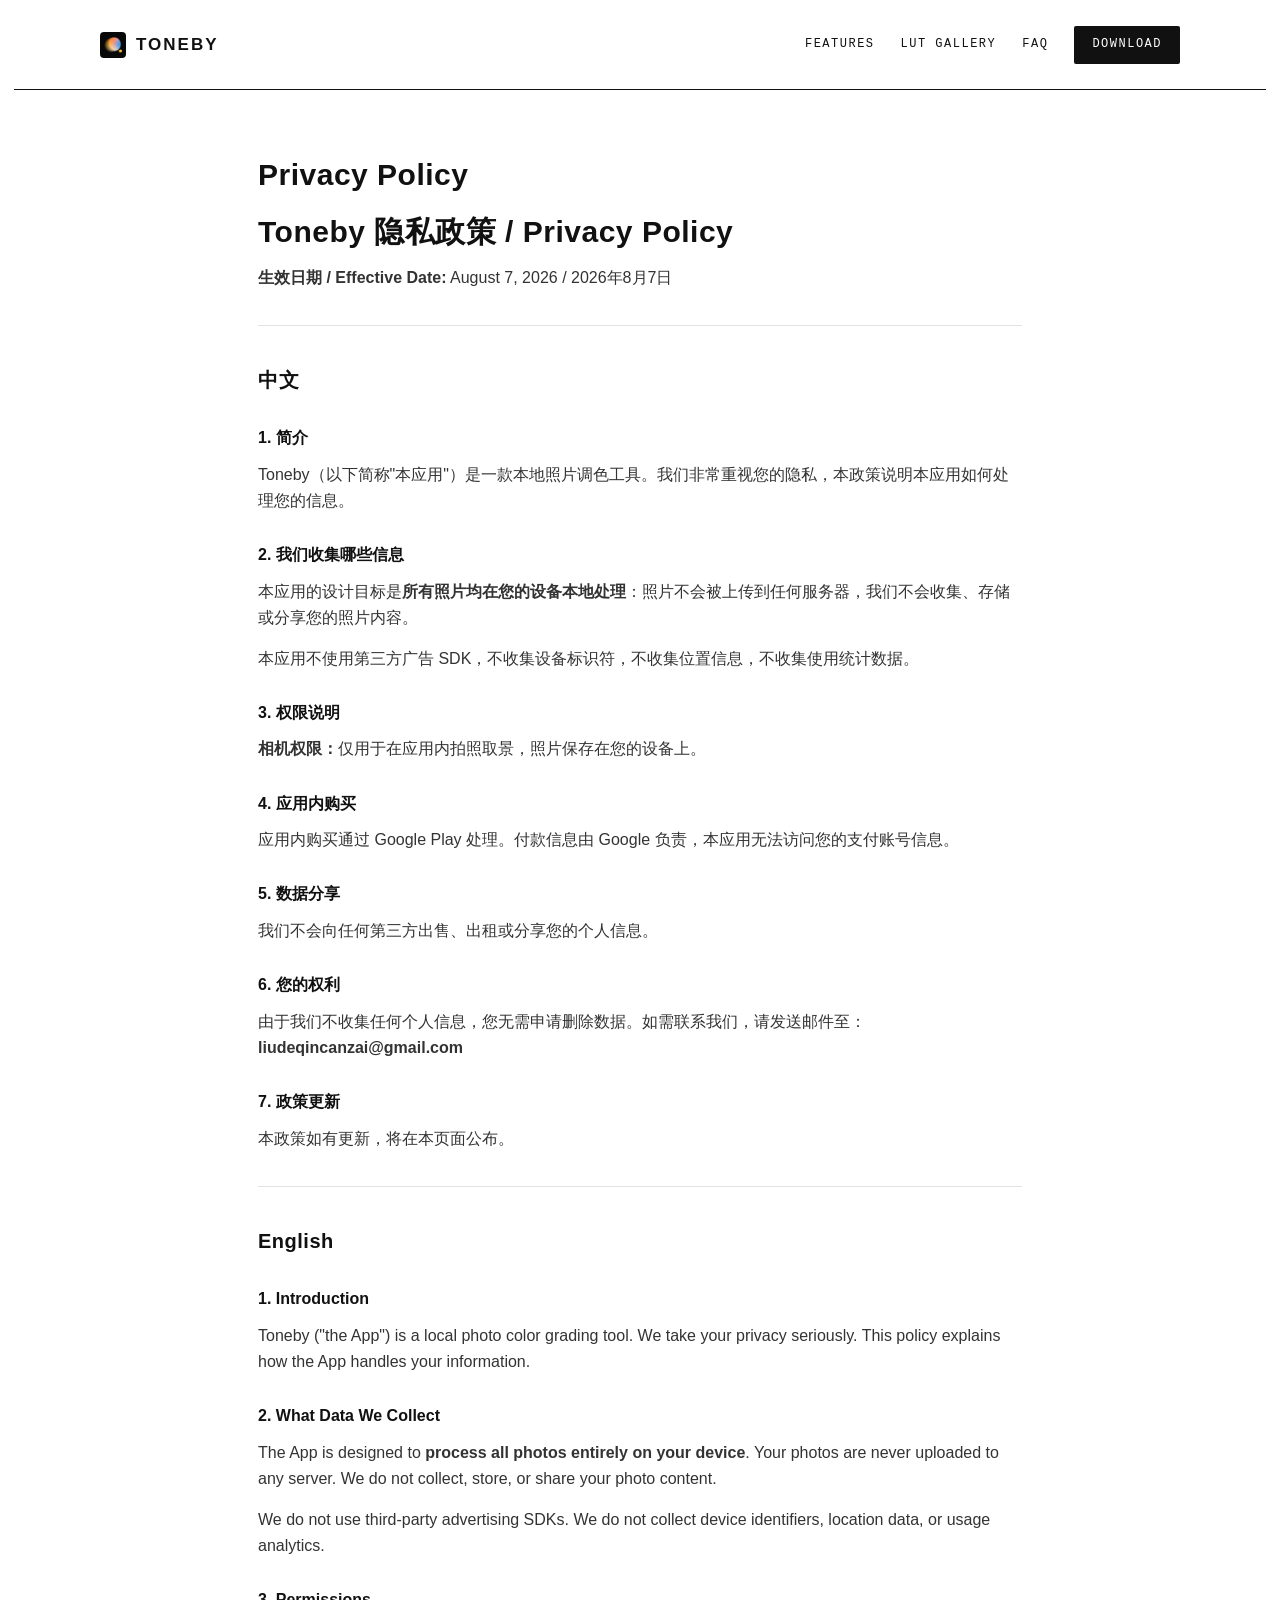
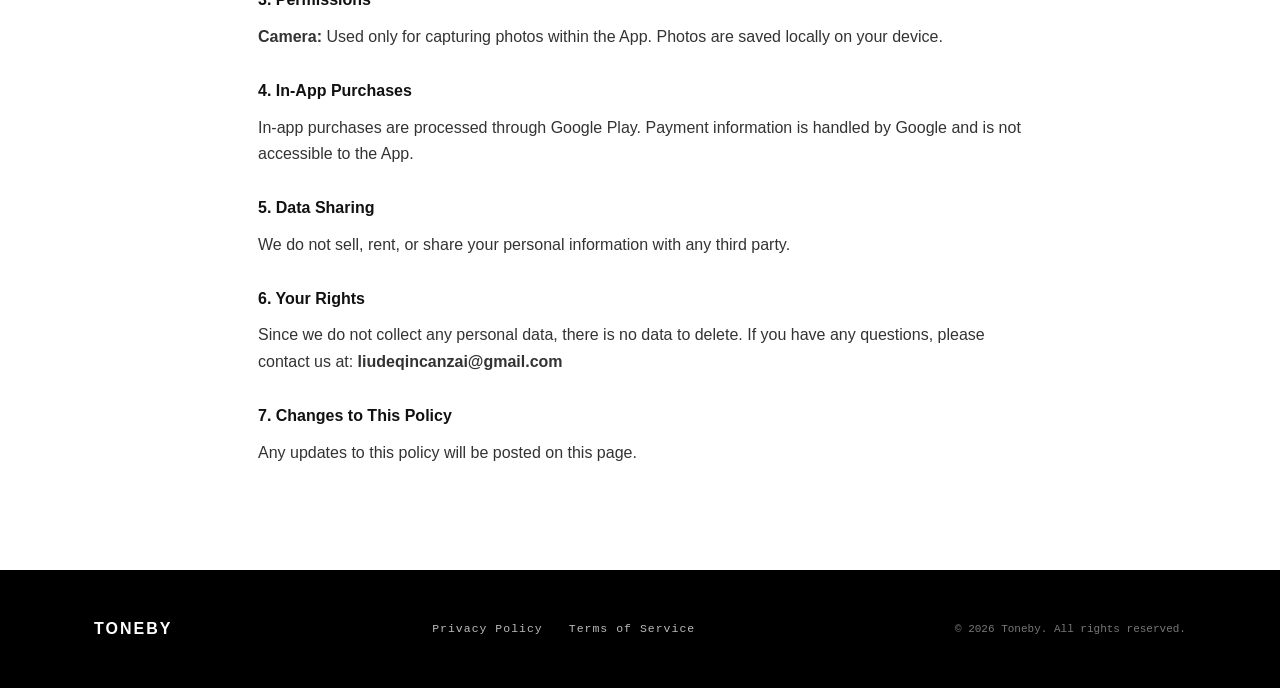
<file: privacy-policy.html>
<!DOCTYPE html>
<html lang="en">
<head>
  <meta charset="UTF-8">
  <meta name="viewport" content="width=device-width, initial-scale=1.0">
  <link rel="icon" type="image/jpeg" href="assets/favicon.jpg">
  <title>Privacy Policy — Toneby</title>
  <meta name="description" content="Toneby privacy policy — local-only processing, no data collection.">
  <link rel="stylesheet" href="assets/style.v23.css">
</head>
<body>

<header class="wrap nav">
  <a class="brand" href="./" id="navBrand"></a>
  <nav class="nav-links mono" id="navLinks"></nav>
</header>

<article class="article">
  <h1 id="legalTitle"></h1>
  <div id="legalBody"></div>
</article>

<footer>
  <div class="wrap foot">
    <span class="fbrand" id="footBrand"></span>
    <nav class="foot-links" id="footLinks"></nav>
    <span class="copy" id="footCopy"></span>
  </div>
</footer>

<script src="data.js"></script>
<script src="assets/legal.v19.js"></script>
</body>
</html>
</file>
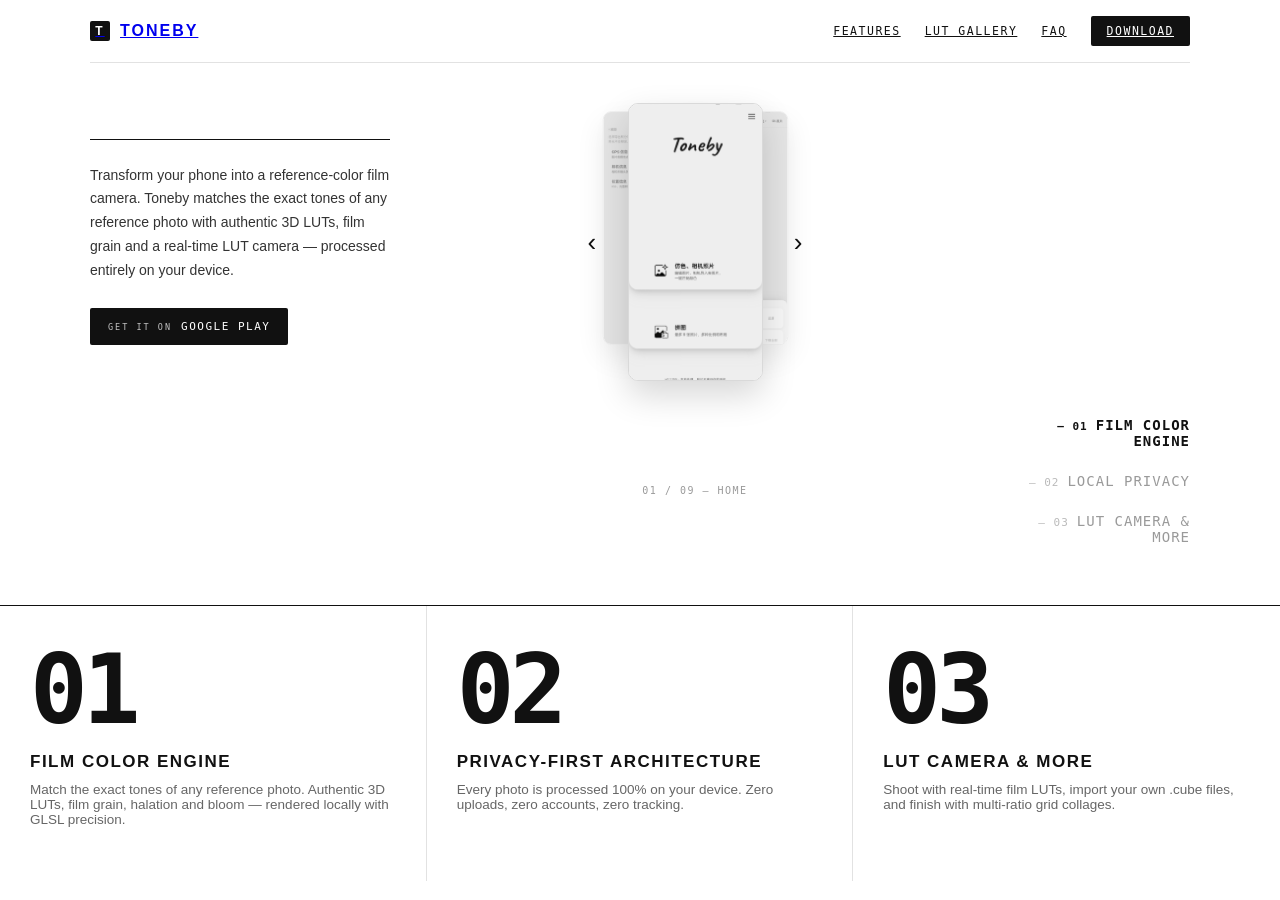
<file: sample.html>
<!DOCTYPE html>
<html lang="en">
<head>
<meta charset="UTF-8">
<meta name="viewport" content="width=device-width, initial-scale=1.0">
<title>Toneby 官网样板 v2（供确认，未上线）</title>
<style>
* { margin:0; padding:0; box-sizing:border-box; }
body { background:#fff; color:#111; font-family:-apple-system,"Segoe UI",Roboto,"Helvetica Neue",Arial,sans-serif; }
.wrap { max-width:1100px; margin:0 auto; padding:0 28px; }

.nav { display:flex; align-items:center; justify-content:space-between; padding:16px 0; border-bottom:1px solid #e2e2e2; }
.brand { display:flex; align-items:center; gap:10px; font-weight:700; letter-spacing:2px; font-size:16px; }
.brand .mark { width:20px; height:20px; background:#111; color:#fff; display:inline-flex; align-items:center; justify-content:center; font-size:12px; border-radius:2px; }
.nav-links { display:flex; align-items:center; gap:24px; font-family:ui-monospace,Consolas,monospace; font-size:11.5px; letter-spacing:1.5px; }
.nav-links a { color:#111; }
.nav-links .btn-nav { background:#111; color:#fff; padding:8px 16px; border-radius:2px; }

.hero { padding:40px 0 60px; }
.hero-grid { display:grid; grid-template-columns:300px 1fr 190px; gap:36px; align-items:center; }
.hero-left .rule { border:0; border-top:1px solid #111; margin:0 0 24px; }
.hero-left p { font-size:14px; color:#333; line-height:1.7; margin-bottom:26px; }
.store-btns { display:flex; gap:12px; }
.store-btn { display:inline-flex; align-items:center; gap:9px; background:#111; color:#fff; padding:12px 18px; border-radius:2px; font-family:ui-monospace,Consolas,monospace; font-size:11px; letter-spacing:1.5px; }
.store-btn small { display:block; font-size:8.5px; opacity:.75; letter-spacing:2px; }

/* ===== 卡片堆：前 1（最大）+ 左右各 1 灰（更小）+ 1 张隐形待换 ===== */
.deck { position:relative; width:135px; height:278px; margin:0 auto; }
.card {
  position:absolute; top:0; left:0; width:135px; height:278px;
  border:1px solid #d9d9d9; border-radius:10px; background:#fff; overflow:hidden;
  box-shadow:0 14px 34px rgba(0,0,0,.16);
  transition:transform .4s cubic-bezier(.4,0,.2,1), opacity .4s ease, filter .4s ease;
}
.card img { width:100%; height:100%; object-fit:cover; display:block; }
.c-front { transform:translate(0,0) scale(1); opacity:1; filter:none; z-index:3; }
.c-left  { transform:translate(-36px,-14px) scale(.84); filter:grayscale(1); opacity:.5; z-index:2; }
.c-right { transform:translate(36px,-14px) scale(.84); filter:grayscale(1); opacity:.5; z-index:2; }
.c-hidden{ transform:translate(0,-30px) scale(.62); opacity:0; z-index:1; }

.shot-arrow {
  position:absolute; top:50%; transform:translateY(-50%);
  background:none; border:none; cursor:pointer; font-size:26px; color:#111; line-height:1; padding:6px;
}
.shot-arrow.prev { left:-46px; }
.shot-arrow.next { right:-46px; }
.shot-cap { font-family:ui-monospace,Consolas,monospace; font-size:10px; color:#9a9a9a; letter-spacing:1.5px; text-align:center; margin-top:18px; }

.hero-right { display:flex; flex-direction:column; gap:24px; }
.grp { font-family:ui-monospace,Consolas,monospace; font-size:14px; letter-spacing:1px; color:#9a9a9a; background:none; border:none; cursor:pointer; text-align:right; padding:0; transition:color .15s; }
.grp:hover { color:#111; }
.grp.active { color:#111; font-weight:600; }
.grp .no { color:#bbb; margin-right:8px; font-size:11px; }
.grp.active .no { color:#111; }

.numbers { border-top:1px solid #111; display:grid; grid-template-columns:1fr 1fr 1fr; }
.numbers .cell { padding:36px 30px 54px; border-right:1px solid #e2e2e2; }
.numbers .cell:last-child { border-right:none; }
.numbers .big { font-size:96px; font-weight:800; letter-spacing:-5px; line-height:1; margin-bottom:14px; font-family:ui-monospace,Consolas,monospace; }
.numbers h3 { font-size:17px; letter-spacing:1.5px; margin-bottom:10px; text-transform:uppercase; }
.numbers p { font-size:13.5px; color:#666; }
</style>
</head>
<body>

<div class="wrap nav">
  <a class="brand" href="#"><span class="mark">T</span>TONEBY</a>
  <div class="nav-links">
    <a href="#">FEATURES</a><a href="#">LUT GALLERY</a><a href="#">FAQ</a>
    <a href="#" style="background:#111;color:#fff;padding:8px 16px;border-radius:2px;">DOWNLOAD</a>
  </div>
</div>

<section class="wrap hero">
  <div class="hero-grid">
    <div class="hero-left">
      <hr class="rule">
      <p>Transform your phone into a reference-color film camera. Toneby matches the exact tones of any reference photo with authentic 3D LUTs, film grain and a real-time LUT camera — processed entirely on your device.</p>
      <div class="store-btns">
        <span class="store-btn"><small>GET IT ON</small>GOOGLE PLAY</span>
      </div>
    </div>

    <div class="deck" id="deck">
      <div class="card c-hidden" id="cardHidden"><img src="assets/shots/shot_03.jpg" alt=""></div>
      <div class="card c-left"  id="cardLeft"><img src="assets/shots/shot_09.jpg" alt=""></div>
      <div class="card c-right" id="cardRight"><img src="assets/shots/shot_02.jpg" alt=""></div>
      <div class="card c-front" id="cardFront"><img src="assets/shots/shot_01.jpg" alt=""></div>
      <button class="shot-arrow prev" id="prev">‹</button>
      <button class="shot-arrow next" id="next">›</button>
    </div>
    <div class="shot-cap" id="cap" style="grid-column:2">01 / 09 — HOME</div>

    <div class="hero-right" id="groups">
      <button class="grp active"><span class="no">— 01</span>FILM COLOR ENGINE</button>
      <button class="grp"><span class="no">— 02</span>LOCAL PRIVACY</button>
      <button class="grp"><span class="no">— 03</span>LUT CAMERA &amp; MORE</button>
    </div>
  </div>
</section>

<section class="numbers">
  <div class="cell"><div class="big">01</div><h3>Film Color Engine</h3><p>Match the exact tones of any reference photo. Authentic 3D LUTs, film grain, halation and bloom — rendered locally with GLSL precision.</p></div>
  <div class="cell"><div class="big">02</div><h3>Privacy-First Architecture</h3><p>Every photo is processed 100% on your device. Zero uploads, zero accounts, zero tracking.</p></div>
  <div class="cell"><div class="big">03</div><h3>LUT Camera &amp; More</h3><p>Shoot with real-time film LUTs, import your own .cube files, and finish with multi-ratio grid collages.</p></div>
</section>

<script>
(function(){
  var N = 9;
  function idx(i){ return ((i % N) + N) % N; }
  function src(i){ return "assets/shots/shot_0" + (idx(i)+1) + ".jpg"; }
  var names = ["HOME","REFERENCE MATCH","ADJUSTMENT PANEL","FILM GRAIN & HSL","BEFORE / AFTER","EXPORT","COLLAGE","SETTINGS","EXIF CONTROL"];
  var groupOf = [0,0,0,0,0,0,2,1,1];
  function info(i){ return { t: "0" + (idx(i)+1) + " / 09 — " + names[idx(i)], g: groupOf[idx(i)] }; }

  var cur = 0;
  // 四张卡片元素：初始角色 front=0, right=1, hidden=2, left=8
  var frontEl = document.getElementById("cardFront");
  var leftEl  = document.getElementById("cardLeft");
  var rightEl = document.getElementById("cardRight");
  var hiddenEl= document.getElementById("cardHidden");
  var cap = document.getElementById("cap");
  var btns = document.querySelectorAll("#groups .grp");

  function setPos(el, role){ el.className = "card c-" + role; }
  function img(el, i){ el.querySelector("img").src = src(i); }

  function updateMeta(){
    var c = info(cur);
    cap.textContent = c.t;
    for (var i = 0; i < btns.length; i++) btns[i].classList.toggle("active", i === c.g);
  }

  function next(){
    var newCur = idx(cur + 1);
    var nf = rightEl, nl = frontEl, nr = hiddenEl, nh = leftEl;
    img(nf, newCur);        // 原 right 已显示 src(cur+1)=src(newCur)，无需换
    img(nr, newCur + 1);    // 隐形卡换图后从右侧淡入
    setPos(nf, "front"); setPos(nl, "left"); setPos(nr, "right"); setPos(nh, "hidden");
    frontEl = nf; leftEl = nl; rightEl = nr; hiddenEl = nh;
    cur = newCur;
    updateMeta();
  }
  function prev(){
    var newCur = idx(cur - 1);
    var nf = leftEl, nr = frontEl, nl = hiddenEl, nh = rightEl;
    img(nf, newCur);        // 原 left 已显示 src(cur-1)=src(newCur)
    img(nl, newCur - 1);    // 隐形卡换图后从左侧淡入
    setPos(nf, "front"); setPos(nl, "left"); setPos(nr, "right"); setPos(nh, "hidden");
    frontEl = nf; leftEl = nl; rightEl = nr; hiddenEl = nh;
    cur = newCur;
    updateMeta();
  }
  document.getElementById("next").onclick = next;
  document.getElementById("prev").onclick = prev;
  for (var i = 0; i < btns.length; i++) (function(i){
    btns[i].onclick = function(){
      var target = -1;
      for (var j = 0; j < N; j++) { if (info(j).g === i) { target = j; break; } }
      if (target < 0 || target === cur) return;
      var step = (target > cur && target - cur <= N/2) ? 1 : -1;
      var t = setInterval(function(){
        if (cur === target) { clearInterval(t); return; }
        (step === 1) ? next() : prev();
      }, 200);
    };
  })(i);
  updateMeta();
})();
</script>
</body>
</html>
</file>
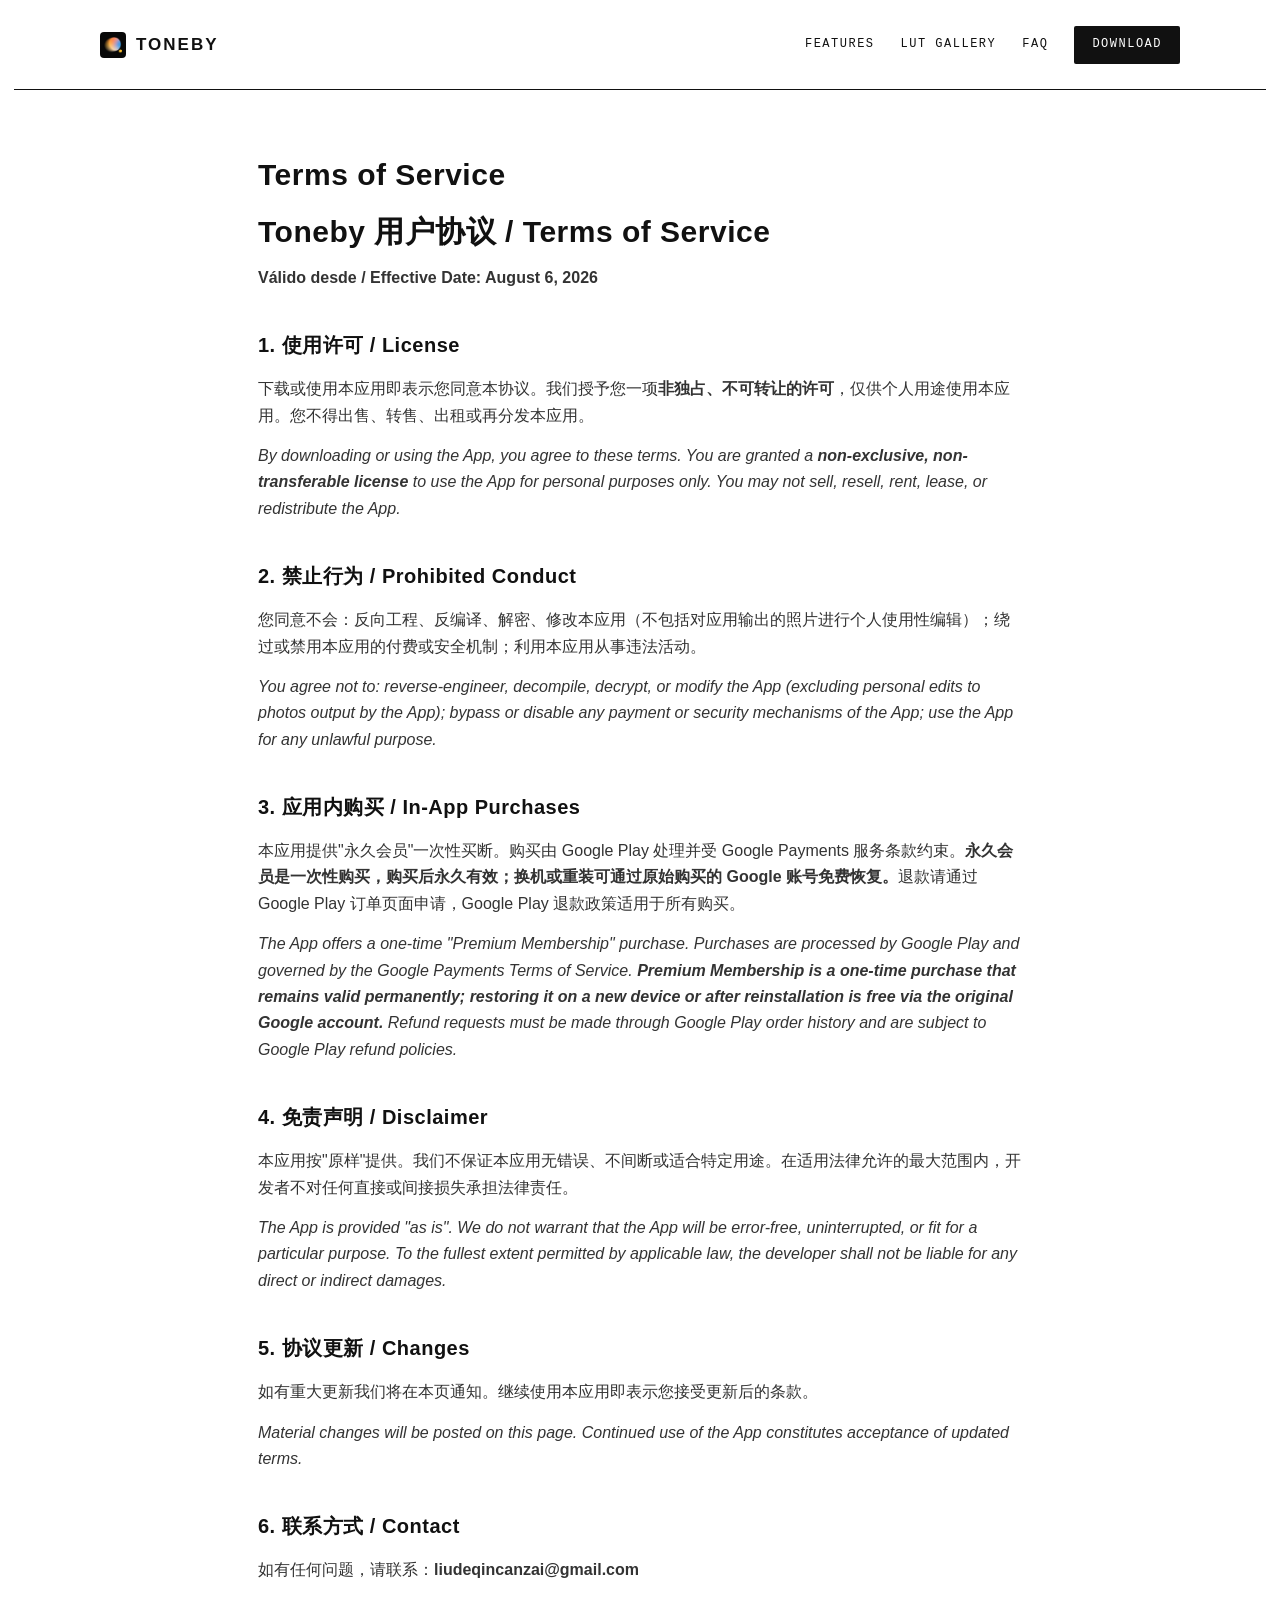
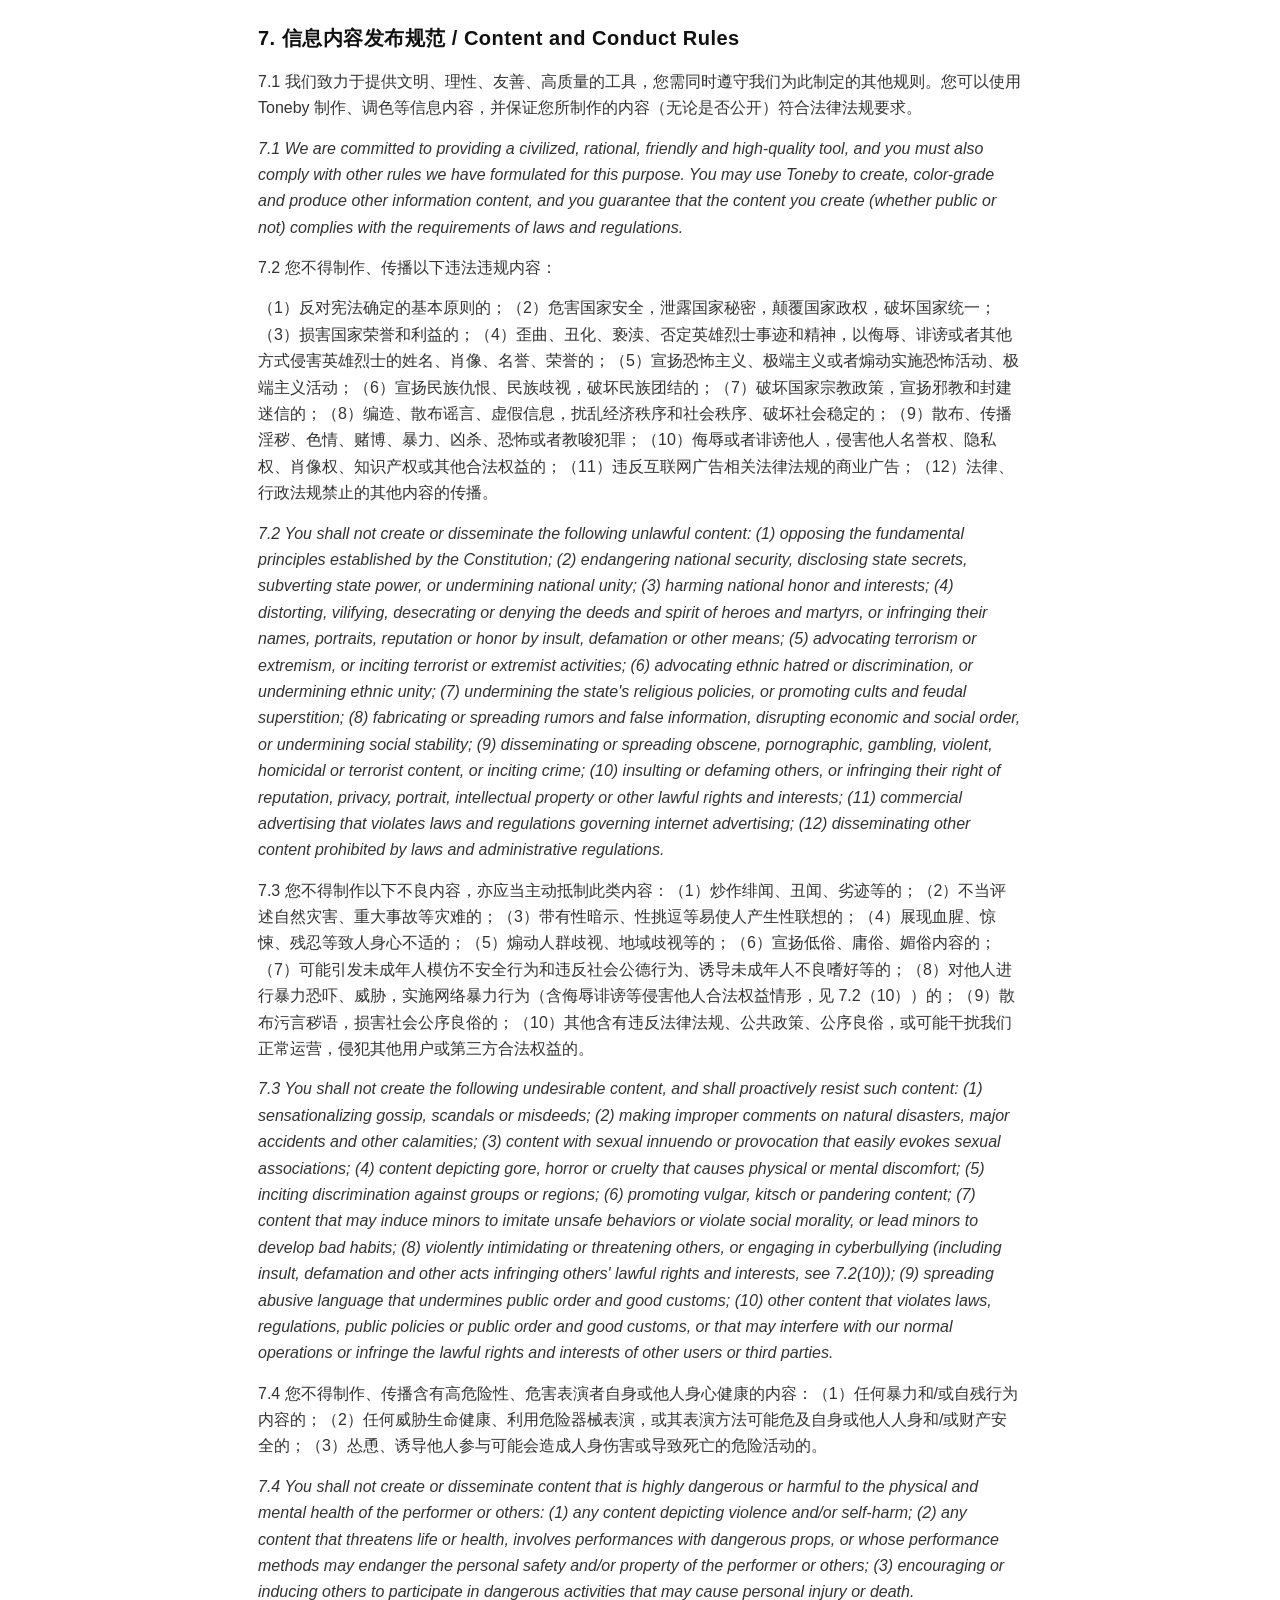
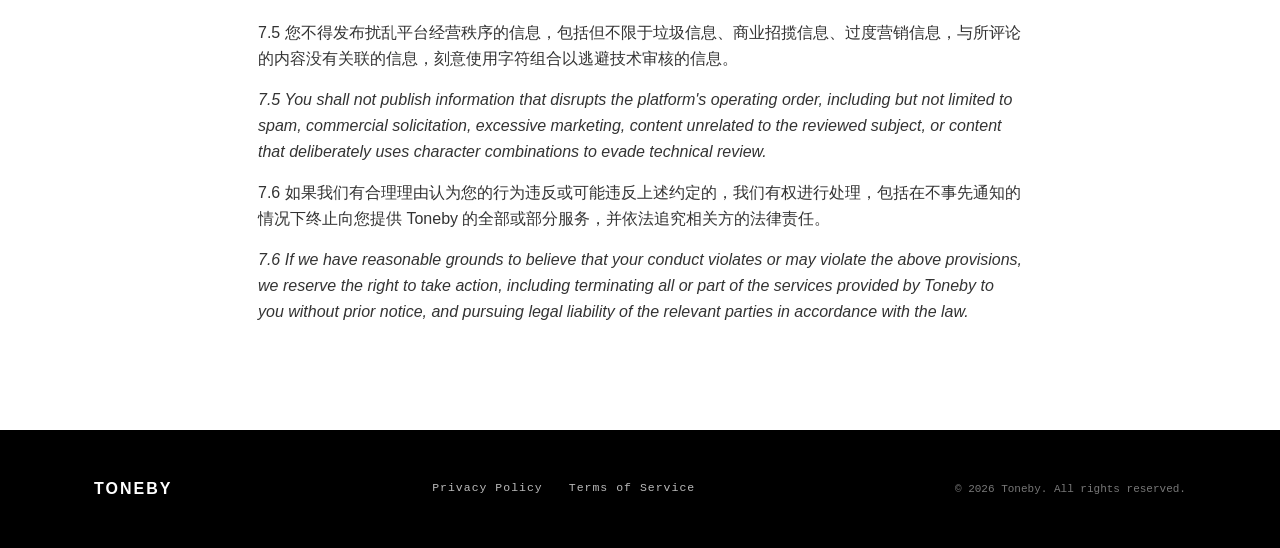
<file: terms-of-service.html>
<!DOCTYPE html>
<html lang="en">
<head>
  <meta charset="UTF-8">
  <meta name="viewport" content="width=device-width, initial-scale=1.0">
  <link rel="icon" type="image/jpeg" href="assets/favicon.jpg">
  <title>Terms of Service — Toneby</title>
  <meta name="description" content="Toneby terms of service — license, acceptable use and disclaimers.">
  <link rel="stylesheet" href="assets/style.v23.css">
</head>
<body>

<header class="wrap nav">
  <a class="brand" href="./" id="navBrand"></a>
  <nav class="nav-links mono" id="navLinks"></nav>
</header>

<article class="article">
  <h1 id="legalTitle"></h1>
  <div id="legalBody"></div>
</article>

<footer>
  <div class="wrap foot">
    <span class="fbrand" id="footBrand"></span>
    <nav class="foot-links" id="footLinks"></nav>
    <span class="copy" id="footCopy"></span>
  </div>
</footer>

<script src="data.js"></script>
<script src="assets/legal.v19.js"></script>
</body>
</html>
</file>
<file: assets/style.v23.css>
/* Toneby official site — light editorial style (ref: modipix.app) */
:root {
  --bg: #ffffff;
  --ink: #111111;
  --muted: #666666;
  --faint: #9a9a9a;
  --line: #e2e2e2;
  --accent: #f95c48;
  --sans: -apple-system, "Segoe UI", Roboto, "Helvetica Neue", Arial, sans-serif;
  --mono: ui-monospace, "IBM Plex Mono", "Cascadia Mono", Consolas, monospace;
}
* { margin: 0; padding: 0; box-sizing: border-box; }
html { scroll-behavior: smooth; }
body {
  background: var(--bg);
  color: var(--ink);
  font-family: var(--sans);
  font-size: 16px;
  line-height: 1.65;
  -webkit-font-smoothing: antialiased;
}
a { color: inherit; text-decoration: none; }
.wrap { max-width: 1180px; margin: 0 auto; padding: 0 28px; }
.mono { font-family: var(--mono); }

/* ---------- nav ---------- */
.nav {
  display: flex; align-items: center; justify-content: space-between;
  padding: 18px 0;
  border-bottom: 1px solid var(--line);
}
.brand { display: flex; align-items: center; gap: 10px; font-weight: 700; letter-spacing: 2px; font-size: 17px; }
.brand .mark {
  width: 22px; height: 22px; background: var(--ink); color: #fff;
  display: inline-flex; align-items: center; justify-content: center;
  font-size: 13px; font-weight: 700; border-radius: 2px;
}
.nav-links { display: flex; align-items: center; gap: 26px; font-family: var(--mono); font-size: 12px; letter-spacing: 1.5px; }
.nav-links a { color: var(--ink); transition: opacity .15s; }
.nav-links a:hover { opacity: .55; }
.nav-links .btn-nav {
  background: var(--ink); color: #fff; padding: 9px 18px; border-radius: 2px;
}
.nav-links .btn-nav:hover { opacity: .8; }

/* ---------- hero ---------- */
.hero { padding: 34px 0 70px; }
.hero-grid { display: grid; grid-template-columns: 1.05fr 1fr 0.85fr; gap: 40px; align-items: center; }
.hero-left .rule { border: 0; border-top: 1px solid var(--ink); margin: 0 0 26px; }
.hero-left p { font-size: 16.5px; color: #333; margin-bottom: 30px; }
.store-btns { display: flex; gap: 14px; flex-wrap: wrap; }
.store-btn {
  display: inline-flex; align-items: center; gap: 10px;
  background: var(--ink); color: #fff; padding: 15px 22px;
  border-radius: 2px; font-family: var(--mono); font-size: 12px;
  letter-spacing: 1.5px; line-height: 1.35; transition: opacity .15s;
}
.store-btn:hover { opacity: .82; }
.store-btn small { display: block; font-size: 9px; opacity: .75; letter-spacing: 2px; }

.hero-center { position: relative; text-align: center; }
.shot-frame { display: inline-block; position: relative; }
.shot-frame img {
  height: 262px; width: auto; display: block;
  border: 1px solid var(--line); border-radius: 10px;
  box-shadow: 0 18px 44px rgba(0,0,0,.14);
}
.shot-arrow {
  position: absolute; top: 50%; transform: translateY(-50%);
  background: none; border: none; cursor: pointer;
  font-size: 30px; color: var(--ink); padding: 10px 6px; line-height: 1;
  opacity: .75; transition: opacity .15s;
}
.shot-arrow:hover { opacity: 1; }
.shot-arrow.prev { left: -52px; }
.shot-arrow.next { right: -52px; }
.shot-caption { font-family: var(--mono); font-size: 10.5px; color: var(--faint); letter-spacing: 1.5px; margin-top: 14px; }

.hero-right { text-align: right; display: flex; flex-direction: column; gap: 26px; }
.hero-right .grp {
  font-family: var(--mono); font-size: 15px; letter-spacing: 1px;
  color: var(--faint); cursor: pointer; background: none; border: none;
  text-align: right; padding: 0; transition: color .15s;
}
.hero-right .grp:hover { color: var(--ink); }
.hero-right .grp.active { color: var(--ink); font-weight: 600; }
.hero-right .grp .no { color: var(--faint); margin-right: 8px; font-size: 12px; }
.hero-right .grp.active .no { color: var(--ink); }

/* ---------- numbers section ---------- */
.numbers { border-top: 1px solid var(--ink); display: grid; grid-template-columns: 1fr 1fr 1fr; }
.numbers .cell { padding: 40px 34px 60px; border-right: 1px solid var(--line); }
.numbers .cell:last-child { border-right: none; }
.numbers .big {
  font-size: 110px; font-weight: 800; letter-spacing: -6px;
  line-height: 1; margin-bottom: 18px; font-family: var(--mono);
}
.numbers h3 { font-size: 19px; letter-spacing: 1.5px; margin-bottom: 12px; text-transform: uppercase; }
.numbers p { font-size: 14.5px; color: var(--muted); }

/* ---------- modules ---------- */
.features-intro { text-align: center; padding: 90px 0 70px; }
.features-intro .tag { font-family: var(--mono); font-size: 11px; letter-spacing: 2px; color: var(--faint); margin-bottom: 14px; }
.features-intro h2 { font-size: 30px; letter-spacing: .5px; margin-bottom: 16px; }
.features-intro p { max-width: 620px; margin: 0 auto; color: var(--muted); font-size: 15.5px; }

.modules { padding-bottom: 30px; }
.module {
  display: grid; grid-template-columns: 1fr 1fr; gap: 60px; align-items: center;
  padding: 56px 0; border-top: 1px solid var(--line);
}
.module:nth-child(even) .mod-shot { order: 2; }
.mod-shot img {
  width: 100%; max-width: 330px; display: block; margin: 0 auto;
  border: 1px solid var(--line); border-radius: 10px;
  box-shadow: 0 16px 40px rgba(0,0,0,.12);
}
.mod-txt .fig { font-family: var(--mono); font-size: 11px; letter-spacing: 2px; color: var(--faint); margin-bottom: 12px; }
.mod-txt .mod { font-family: var(--mono); font-size: 11px; letter-spacing: 2px; color: var(--faint); margin-bottom: 8px; }
.mod-txt h3 { font-size: 24px; letter-spacing: 1px; text-transform: uppercase; margin-bottom: 14px; }
.mod-txt p { color: var(--muted); font-size: 15px; }

/* ---------- lut gallery strip ---------- */
.gallery-strip { border-top: 1px solid var(--ink); padding: 80px 0; text-align: center; }
.gallery-strip h2 { font-size: 28px; margin-bottom: 14px; }
.gallery-strip p { color: var(--muted); max-width: 560px; margin: 0 auto 30px; }
.gallery-strip .cards { display: flex; justify-content: center; gap: 18px; margin-bottom: 34px; flex-wrap: wrap; }
.gallery-strip .card {
  border: 1px solid var(--line); border-radius: 6px; padding: 18px 26px;
  font-family: var(--mono); font-size: 13px; letter-spacing: 1px; color: var(--ink);
}
.gallery-strip .card small { display: block; color: var(--faint); font-size: 10px; margin-top: 4px; }
.link-btn {
  display: inline-block; border: 1.5px solid var(--ink); padding: 13px 26px;
  font-family: var(--mono); font-size: 12px; letter-spacing: 2px;
  transition: all .15s;
}
.link-btn:hover { background: var(--ink); color: #fff; }

/* ---------- faq ---------- */
.faq { border-top: 1px solid var(--ink); padding: 80px 0; }
.faq h2 { font-size: 26px; margin-bottom: 34px; }
.faq details { border-bottom: 1px solid var(--line); }
.faq summary {
  cursor: pointer; list-style: none; padding: 20px 0;
  font-size: 16.5px; font-weight: 600; display: flex; justify-content: space-between; align-items: center;
}
.faq summary::-webkit-details-marker { display: none; }
.faq summary::after { content: "+"; font-family: var(--mono); color: var(--faint); font-size: 20px; }
.faq details[open] summary::after { content: "−"; }
.faq .a { padding: 0 0 22px; color: var(--muted); max-width: 760px; }

/* ---------- cta ---------- */
.cta { border-top: 1px solid var(--ink); padding: 100px 0; text-align: center; }
.cta h2 { font-size: 34px; letter-spacing: 1px; margin-bottom: 34px; }
.cta .store-btns { justify-content: center; }

/* ---------- footer ---------- */
footer { background: #000; color: #fff; padding: 46px 0; }
.foot { display: flex; justify-content: space-between; align-items: center; flex-wrap: wrap; gap: 16px; }
.foot .fbrand { font-weight: 700; letter-spacing: 2px; }
.foot-links { display: flex; gap: 26px; font-family: var(--mono); font-size: 11.5px; letter-spacing: 1px; }
.foot-links a { color: #bbb; }
.foot-links a:hover { color: #fff; }
.foot .copy { color: #777; font-family: var(--mono); font-size: 11px; }

/* ---------- article pages (privacy / terms) ---------- */
.article { max-width: 820px; margin: 0 auto; padding: 60px 28px 90px; }
.article h1 { font-size: 30px; margin-bottom: 8px; letter-spacing: .5px; }
.article .eff { font-family: var(--mono); font-size: 12px; color: var(--muted); margin-bottom: 30px; }
.article h2 { font-size: 20px; margin: 38px 0 14px; letter-spacing: .5px; }
.article h3 { font-size: 16px; margin: 28px 0 10px; }
.article p { color: #333; margin-bottom: 14px; }
.article hr { border: 0; border-top: 1px solid var(--line); margin: 34px 0; }

/* ---------- responsive ---------- */
@media (max-width: 960px) {
  .hero-grid { grid-template-columns: 1fr; gap: 30px; }
  .hero-right { text-align: left; }
  .hero-right .grp { text-align: left; }
  .numbers { grid-template-columns: 1fr; }
  .numbers .cell { border-right: none; border-bottom: 1px solid var(--line); }
  .module { grid-template-columns: 1fr; gap: 28px; padding: 44px 0; }
  .module:nth-child(even) .mod-shot { order: 0; }
  .nav-links a.hide-m { display: none; }
  .shot-frame img { height: 380px; }
}

/* ---------- hero 文案与景深轮播 ---------- */
#heroMeta {
  color: var(--faint); font-family: var(--mono); font-size: 10.5px;
  letter-spacing: 1.5px; margin-bottom: 8px;
}
#heroTitle {
  color: var(--ink); font-size: 26px; font-weight: 700;
  letter-spacing: 1px; line-height: 1.25; margin-bottom: 10px;
}
.shot-stack { position: relative; display: inline-block; }
.shot-stack .back {
  position: absolute; top: -12px; left: -18px;
  height: 250px; width: auto;
  border: 1px solid var(--line); border-radius: 10px;
  filter: grayscale(1); opacity: .35; z-index: 0;
}
.shot-frame { position: relative; z-index: 1; display: inline-block; }

/* ---------- LUT Gallery（内嵌展示） ---------- */
.gallery-page { border-top: 1px solid var(--ink); padding: 70px 0 90px; background: #fafafa; }
.gp-head { display: flex; align-items: center; justify-content: space-between; margin-bottom: 10px; flex-wrap: wrap; gap: 14px; }
.gp-head h2 { font-size: 28px; }
.picker-wrap { position: relative; width: min(340px, 80vw); }
.picker-wrap select {
  width: 100%; appearance: none; -webkit-appearance: none;
  background: #fff; color: var(--ink); border: 1px solid var(--ink);
  border-radius: 2px; padding: 10px 36px 10px 14px; font-size: 14px;
  cursor: pointer; outline: none; font-family: var(--mono); letter-spacing: 1px;
}
.picker-arrow { position: absolute; right: 12px; top: 50%; transform: translateY(-50%); pointer-events: none; }
.lut-post { padding: 46px 0; border-bottom: 1px solid var(--line); }
.lut-post:last-child { border-bottom: none; }
.lut-title { font-size: 22px; font-weight: 700; letter-spacing: .5px; margin-bottom: 10px; }
.lut-desc { font-size: 14.5px; color: var(--muted); margin-bottom: 18px; }
.photo-rows { width: 100%; }
.photo-row { display: flex; gap: 8px; width: 100%; overflow: hidden; margin-bottom: 8px; border-radius: 2px; }
.photo-row img { height: 100%; min-width: 0; display: block; object-fit: cover; border-radius: 2px; background: #eee; }
.photo-caption { margin-top: 14px; text-align: center; font-size: 14px; line-height: 1.7; color: #444; }
.film-line, .note-line { display: block; }
.credits { margin-top: 12px; font-family: var(--mono); font-size: 11px; color: var(--faint); text-align: center; line-height: 1.8; }

/* 画廊内嵌展示限宽 + 轮播宽度保护 */
#galleryPosts { max-width: 680px; margin: 0 auto; padding: 0 20px; }
.shot-frame img { max-width: 62vw; }

/* ===== 卡片堆轮播（modipix 同款） ===== */
.deck { position:relative; width:135px; height:278px; margin:0 auto; }
.deck .card {
  position:absolute; top:0; left:0; width:135px; height:278px;
  border:1px solid #d9d9d9; border-radius:10px; background:#fff; overflow:hidden;
  box-shadow:0 14px 34px rgba(0,0,0,.16);
  transition:transform .4s cubic-bezier(.4,0,.2,1), opacity .4s ease, filter .4s ease;
}
.deck .card img { width:100%; height:100%; object-fit:cover; display:block; }
.c-front { transform:translate(0,0) scale(1); opacity:1; filter:none; z-index:3; }
.c-left  { transform:translate(-36px,-14px) scale(.84); filter:grayscale(1); opacity:.5; z-index:2; }
.c-right { transform:translate(36px,-14px) scale(.84); filter:grayscale(1); opacity:.5; z-index:2; }
.c-hidden{ transform:translate(0,-30px) scale(.62); opacity:0; z-index:1; }
.shot-cap { font-family:ui-monospace,Consolas,monospace; font-size:10px; color:#9a9a9a; letter-spacing:1.5px; text-align:center; margin-top:18px; }

/* ---------- 品牌图标图片位 ---------- */
.logo-img { width:26px; height:26px; object-fit:cover; border-radius:4px; display:inline-block; }

/* ---------- 图片框自适应（按图片比例显示，不裁切不固定高） ---------- */
.deck { height:auto; min-height:120px; }
.deck .card { height:auto; }
.deck .card img { height:auto; max-height:none; }
.deck .c-front { position:relative; }

/* ===== 轮播上方大字标题区（modipix 同款） ===== */
.hero-mast { text-align:center; padding:26px 0 8px; }
.mast-eyebrow {
  font-family:var(--mono); font-size:10.5px; letter-spacing:3px;
  color:#9a9a9a; text-transform:uppercase; margin-bottom:6px;
}
.mast-big {
  font-size:clamp(64px, 13vw, 150px); font-weight:800; letter-spacing:2px;
  line-height:.95; color:var(--ink);
}
.mast-sub {
  font-family:var(--mono); font-size:10.5px; letter-spacing:3px;
  color:#b5b5b5; text-transform:uppercase; margin-top:10px;
}

/* ===== 轮播放大（modipix 尺寸） ===== */
.deck, .deck .card { width:205px; }
.deck .c-front  { transform:translate(0,0) scale(1); }
.deck .c-left   { transform:translate(-54px,-18px) scale(.84); }
.deck .c-right  { transform:translate(54px,-18px) scale(.84); }
.deck .c-hidden { transform:translate(0,-40px) scale(.62); }
@media (max-width: 640px) {
  .deck, .deck .card { width:58vw; }
  .deck .c-left   { transform:translate(-9vw,-3.5vw) scale(.84); }
  .deck .c-right  { transform:translate(9vw,-3.5vw) scale(.84); }
  .deck .c-hidden { transform:translate(0,-8vw) scale(.62); }
}
.hero-mast { grid-column: 1 / -1; }
.hero-mast { grid-column: 1 / -1; }

/* ===== MODULES：左 sticky 手机帧 + 右文字滚动换图（modipix 同款） ===== */
.mods-wrap { display: grid; grid-template-columns: 1fr 1fr; gap: 70px; align-items: start; }
.mods-sticky {
  position: sticky; top: 80px; height: calc(100vh - 160px);
  display: flex; align-items: center; justify-content: center;
}
.mods-frame {
  position: relative; width: min(300px, 82%); aspect-ratio: 9 / 19;
  background: #f0f0f0; border: 1px solid var(--line); border-radius: 16px;
  overflow: hidden; box-shadow: 0 18px 44px rgba(0,0,0,.12);
}
.mods-frame img {
  position: absolute; inset: 0; width: 100%; height: 100%;
  object-fit: cover; opacity: 0; transition: opacity .45s ease;
}
.mods-frame img.active { opacity: 1; }
.mod-block { min-height: 80vh; display: flex; flex-direction: column; justify-content: center; padding: 30px 0; }
.mod-inline { display: none; }
@media (max-width: 900px) {
  .mods-wrap { display: block; }
  .mods-sticky { display: none; }
  .mod-block { min-height: 0; padding: 36px 0; border-bottom: 1px solid var(--line); }
  .mod-inline { display: block; width: 60%; max-width: 250px; margin: 0 0 18px; border: 1px solid var(--line); border-radius: 10px; }
}

/* ===== 导航与全站左右内边距加大（往里收） ===== */
.wrap { padding: 0 44px; }
@media (max-width: 640px) { .wrap { padding: 0 22px; } }

/* ===== 轮播箭头外移 ===== */
.shot-arrow.prev { left: -84px; }
.shot-arrow.next { right: -84px; }
@media (max-width: 900px) {
  .shot-arrow.prev { left: -44px; }
  .shot-arrow.next { right: -44px; }
}

/* ===== MODULES：左 sticky 手机帧 + 右文字滚动换图（modipix 同款） ===== */
.mods-wrap { display: grid; grid-template-columns: 1fr 1fr; gap: 70px; align-items: start; }
.mods-sticky {
  position: sticky; top: 80px; height: calc(100vh - 160px);
  display: flex; align-items: center; justify-content: center;
}
.mods-frame {
  position: relative; width: min(300px, 82%); aspect-ratio: 9 / 19;
  background: #f0f0f0; border: 1px solid var(--line); border-radius: 16px;
  overflow: hidden; box-shadow: 0 18px 44px rgba(0,0,0,.12);
}
.mods-frame img {
  position: absolute; inset: 0; width: 100%; height: 100%;
  object-fit: cover; opacity: 0; transition: opacity .45s ease;
}
.mods-frame img.active { opacity: 1; }
.mod-block { min-height: 80vh; display: flex; flex-direction: column; justify-content: center; padding: 30px 0; }
.mod-inline { display: none; }
@media (max-width: 900px) {
  .mods-wrap { display: block; }
  .mods-sticky { display: none; }
  .mod-block { min-height: 0; padding: 36px 0; border-bottom: 1px solid var(--line); }
  .mod-inline { display: block; width: 60%; max-width: 250px; margin: 0 0 18px; border: 1px solid var(--line); border-radius: 10px; }
}

/* ===== 导航与全站左右内边距加大（往里收） ===== */
.wrap { padding: 0 44px; }
@media (max-width: 640px) { .wrap { padding: 0 22px; } }

/* ===== 轮播箭头外移 ===== */
.shot-arrow.prev { left: -84px; }
.shot-arrow.next { right: -84px; }
@media (max-width: 900px) {
  .shot-arrow.prev { left: -44px; }
  .shot-arrow.next { right: -44px; }
}

/* ===== 手机端 hero：轮播在上、文字按钮在下、右侧 01/02/03 隐藏 ===== */
@media (max-width: 960px) {
  .hero-mast { order: 0; }
  .hero-center { order: 1; }
  .hero-left { order: 2; text-align: center; }
  .hero-left .rule { margin-left: auto; margin-right: auto; }
  .store-btns { justify-content: center; }
  .hero-right { display: none; }
}

/* ===== 手机端 hero：轮播在上、文字按钮在下、右侧 01/02/03 隐藏 ===== */
@media (max-width: 960px) {
  .hero-mast { order: 0; }
  .hero-center { order: 1; }
  .hero-left { order: 2; text-align: center; }
  .hero-left .rule { margin-left: auto; margin-right: auto; }
  .store-btns { justify-content: center; }
  .hero-right { display: none; }
}

/* ===== 顶部：空间加大 + 黑线 + 固定吸顶 ===== */
header.nav {
  position: sticky; top: 0; z-index: 100;
  background: rgba(255,255,255,.97);
  border-bottom: 1px solid var(--ink);
  padding-top: 26px; padding-bottom: 26px;
}
section[id] { scroll-margin-top: 110px; }

/* ===== MODULE 文字块：modipix 同款大小对比 ===== */
.mod-block { position: relative; }
.mod-ghost {
  position: absolute; top: 50%; left: -10px; transform: translateY(-50%);
  font-size: clamp(140px, 16vw, 230px); font-weight: 800; line-height: 1;
  color: #f0f0f0; z-index: 0; pointer-events: none; user-select: none;
}
.mod-block .fig, .mod-block .mod, .mod-block h3, .mod-block p { position: relative; z-index: 1; }
.mod-block .fig { color: var(--faint); }
.mod-block .mod {
  font-family: var(--mono); font-size: 13px; letter-spacing: 2.5px;
  color: var(--muted); text-transform: uppercase; margin-bottom: 6px;
}
.mod-block h3 {
  font-size: clamp(28px, 3.4vw, 44px); font-weight: 800; line-height: 1.12;
  letter-spacing: .5px; margin: 10px 0 24px; text-transform: uppercase;
}
.mod-block p {
  border-left: 2px solid var(--ink); padding-left: 20px;
  font-size: 16.5px; line-height: 1.75; color: #3d3d3d;
}

/* ===== 顶部：空间加大 + 黑线 + 固定吸顶 ===== */
header.nav {
  position: sticky; top: 0; z-index: 100;
  background: rgba(255,255,255,.97);
  border-bottom: 1px solid var(--ink);
  padding-top: 26px; padding-bottom: 26px;
}
section[id] { scroll-margin-top: 110px; }

/* ===== MODULE 文字块：modipix 同款大小对比 ===== */
.mod-block { position: relative; }
.mod-ghost {
  position: absolute; top: 50%; left: -10px; transform: translateY(-50%);
  font-size: clamp(140px, 16vw, 230px); font-weight: 800; line-height: 1;
  color: #f0f0f0; z-index: 0; pointer-events: none; user-select: none;
}
.mod-block .fig, .mod-block .mod, .mod-block h3, .mod-block p { position: relative; z-index: 1; }
.mod-block .fig { color: var(--faint); }
.mod-block .mod {
  font-family: var(--mono); font-size: 13px; letter-spacing: 2.5px;
  color: var(--muted); text-transform: uppercase; margin-bottom: 6px;
}
.mod-block h3 {
  font-size: clamp(28px, 3.4vw, 44px); font-weight: 800; line-height: 1.12;
  letter-spacing: .5px; margin: 10px 0 24px; text-transform: uppercase;
}
.mod-block p {
  border-left: 2px solid var(--ink); padding-left: 20px;
  font-size: 16.5px; line-height: 1.75; color: #3d3d3d;
}

/* ===== 手机端：禁止横向溢出（右侧空白条根治）+ 导航收纳 + MODULE 图居中 ===== */
html, body { overflow-x: hidden; overflow-x: clip; max-width: 100vw; }
@media (max-width: 700px) {
  .nav-links a { display: none; }
  .nav-links a.btn-nav { display: inline-flex; }
  .nav { padding-top: 16px; padding-bottom: 16px; }
}
@media (max-width: 960px) {
  .nav-links { gap: 14px; }
  .nav-links a { font-size: 10px; letter-spacing: 1px; }
  .mod-inline { margin-left: auto; margin-right: auto; }
  .mod-block .mod-ghost { display: none !important; }
}

/* ===== 幽灵数字跟随文案容器（所有设备）；手机端调小 ===== */
.mod-txtwrap { position: relative; }
.mod-ghost { top: 50% !important; left: -10px; }
@media (max-width: 900px) {
  .mod-block .mod-ghost { display: block !important; font-size: clamp(70px, 20vw, 110px); }
}

/* ===== 顶部分隔线：延伸至屏幕两端（留 14px 显示边界），内容对齐不变 ===== */
header.nav { border-bottom: none; }
header.nav::after {
  content: ""; position: absolute; bottom: 0; left: 50%;
  transform: translateX(-50%); width: calc(100vw - 28px);
  border-bottom: 1px solid var(--ink);
}

/* ===== 顶部内容随延伸线到边界：左右 100px ===== */
header.nav { max-width: none; padding-left: 100px; padding-right: 100px; }
@media (max-width: 960px) { header.nav { padding-left: 22px; padding-right: 22px; } }

/* ===== 轮播放大 0.5 倍（205px → 308px，电脑端） ===== */
@media (min-width: 901px) {
  .deck, .deck .card { width: 308px; }
  .deck .c-left { transform: translate(-80px, -20px) scale(.84); }
  .deck .c-right { transform: translate(80px, -20px) scale(.84); }
  .deck .c-hidden { transform: translate(0, -60px) scale(.62); }
}

/* ===== 全站图片：直角 + 1px 黑边 ===== */
.mods-frame, .deck .card, .mod-inline,
.photo-row img, .mod-shot img, .lut-post img,
#gallery img, .mods-frame img {
  border-radius: 0 !important;
  border: 1px solid var(--ink);
}

/* ===== 顶部内容随延伸线到边界：左右 100px ===== */
header.nav { max-width: none; padding-left: 100px; padding-right: 100px; }
@media (max-width: 960px) { header.nav { padding-left: 22px; padding-right: 22px; } }

/* ===== 轮播放大 0.5 倍（205px → 308px，电脑端） ===== */
@media (min-width: 901px) {
  .deck, .deck .card { width: 308px; }
  .deck .c-left { transform: translate(-80px, -20px) scale(.84); }
  .deck .c-right { transform: translate(80px, -20px) scale(.84); }
  .deck .c-hidden { transform: translate(0, -60px) scale(.62); }
}

/* ===== 全站图片：直角 + 1px 黑边 ===== */
.mods-frame, .deck .card, .mod-inline,
.photo-row img, .mod-shot img, .lut-post img,
#gallery img, .mods-frame img {
  border-radius: 0 !important;
  border: 1px solid var(--ink);
}
</file>
